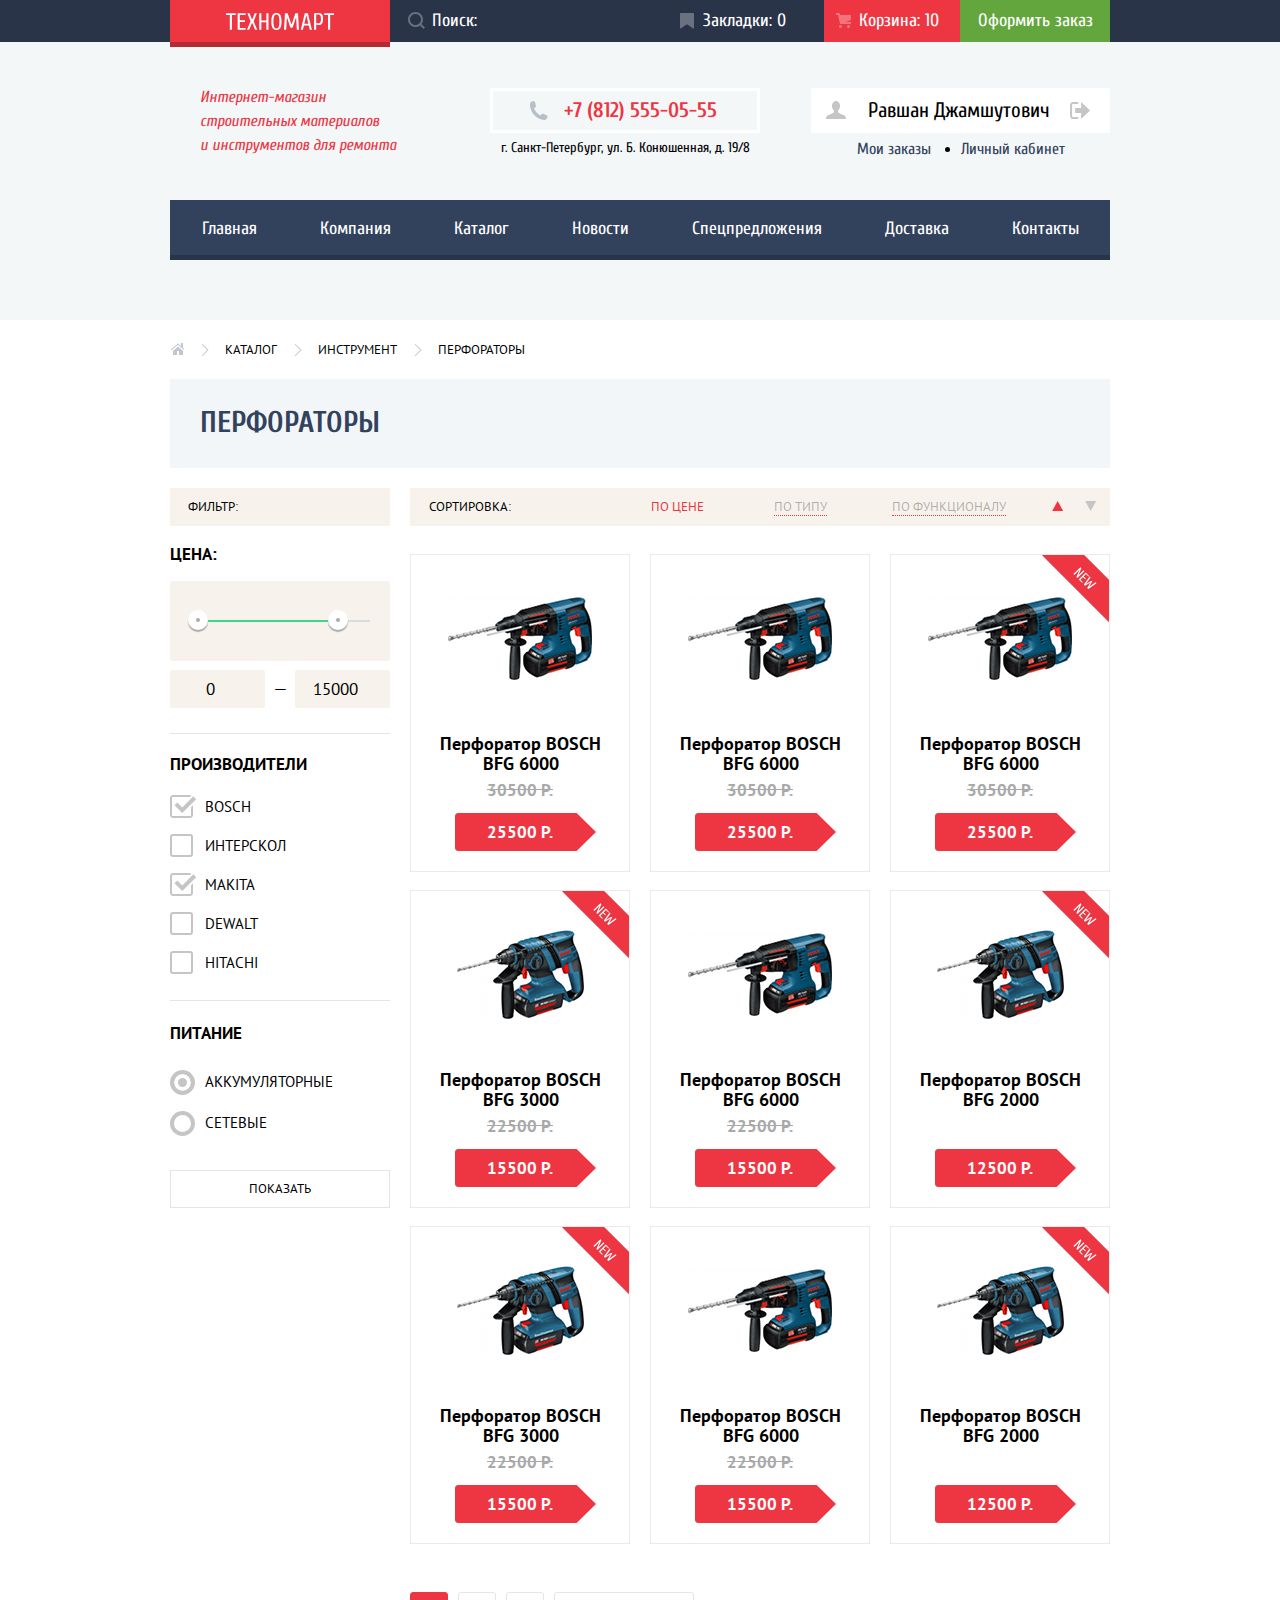
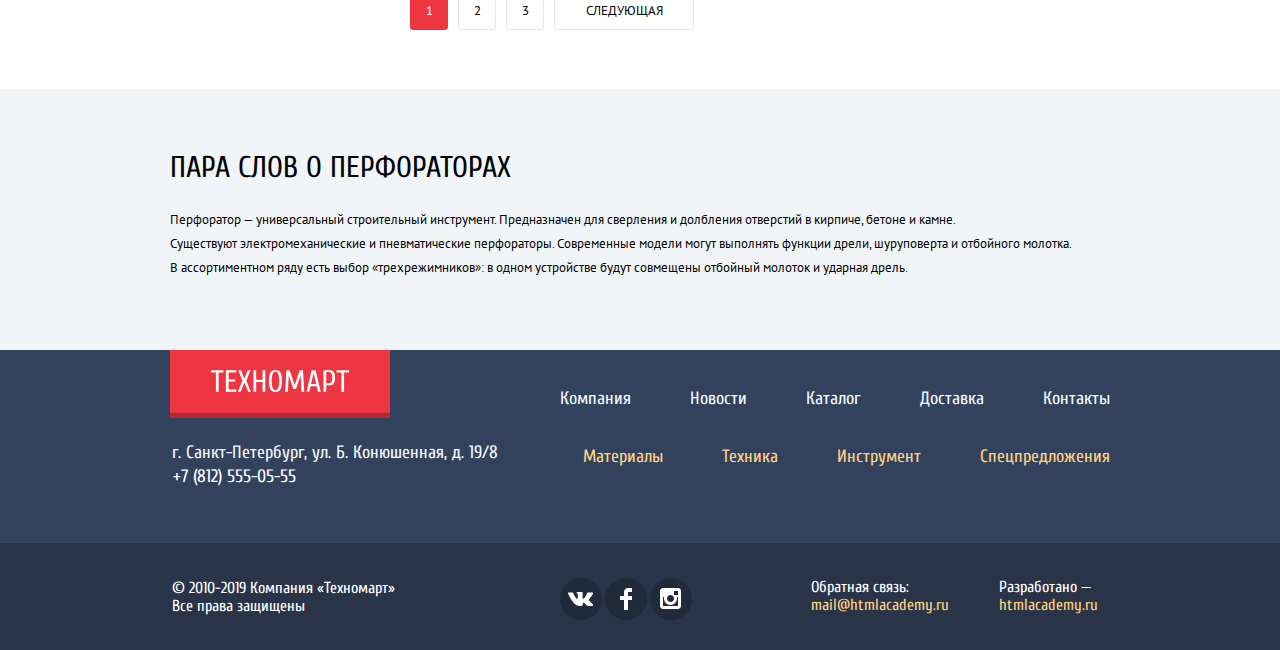
<file: inner.html>
<!DOCTYPE html>
<html lang="ru">
    <head>
        <link rel="stylesheet" href="css/normalize.css">
        <link href="https://fonts.googleapis.com/css2?family=Cuprum:ital,wght@0,400;0,700;1,400&family=PT+Sans:wght@400;700&display=swap" rel="stylesheet">
        <link rel="stylesheet" href="css/styles.css">
        <meta charset="utf-8">
        <title>Перфораторы</title>
    </head>
    <body>
        <header class="header">
            <div class="header-line">
              <div class="header-top container">
                <a class="logo-technomart active-logo" href="index.html">
                  <span class="visually-hidden">Техномарт</span>
                  <img src="img/icons/logo-technomart.svg" alt="Техномарт" width="108" height="18">
                </a>
                <form action="https://echo.htmlacademy.ru" method="GET">
                  <label for="search" class="visually-hidden">Поиск</label>
                  <input class="search" type="search" id="search" placeholder="Поиск:" name="search">
                </form>
                <div class="header-top-links">
                  <a href="#" class="header-bookmarks header-top-link">Закладки: 0</a>
                  <a href="#" class="header-cart header-top-link cart-active">Корзина: 10</a>
                  <a href="#" class="header-order header-top-link">Оформить заказ</a>
                </div>
              </div>
            </div>
            <div class="header-middle container">
              <p class="header-desc">Интернет-магазин строительных материалов<br> и инструментов для ремонта</p>
              <div class="header-contacts-inner">
                <a href="tel:+78125550555" class="header-phone">+7 (812) 555-05-55</a>
                <address class="header-address">г. Санкт-Петербург, ул. Б. Конюшенная, д. 19/8</address>
              </div>
              <div class="profile-actions">
                <div class="profile-wrapper">
                    <a href="#" class="profile">
                        <svg class="profile-icon" xmlns="http://www.w3.org/2000/svg" width="20" height="18" viewBox="0 0 20 18"><path fill="#c5c5c5" d="M17.881 14.166c-2.144-.735-4.256-1.666-5.207-2.39-.657-.501-.77-1.618-.517-2.415 1.118-.903 1.864-2.477 1.864-4.278C14.021 2.276 12.221 0 10 0S5.979 2.276 5.979 5.083c0 1.801.746 3.374 1.863 4.277.253.798.141 1.915-.517 2.416-.95.724-3.063 1.654-5.207 2.39S0 18 0 18h20s.025-3.099-2.119-3.834z"/></svg>
                        Равшан Джамшутович
                    </a>
                    <button type="button" class="log-out-button">
                        <svg class="logout-icon" xmlns="http://www.w3.org/2000/svg" width="21" height="17" viewBox="0 0 21 17"><g fill="#c5c5c5"><path fill="#c5c5c5" d="M21 8.5L12.125 0v6h-6v5h6v6z"/><path fill="#c5c5c5" d="M3.106 13.952V3.048c.018-.376.171-1.057 1.01-1.057h5.027V0H4.116C1.938 0 1.112 1.81 1.087 3.027v10.946C1.112 15.189 1.938 17 4.116 17h5.027v-1.99H4.116c-.839 0-.992-.683-1.01-1.058z"/></g></svg>
                        <span class="visually-hidden">Выйти из аккаунта</span>
                    </button>
                </div>
                <ul class="account-actions">
                    <li class="account-action"><a href="#" class="account-action-link">Мои заказы</a></li>
                    <li class="account-action"><a href="#" class="account-action-link">Личный кабинет</a></li>
                </ul>
              </div>
            </div>
            <div class="header-bottom container">
              <nav class="header-menu-inner">
                <ul class="header-menu-list">
                    <li class="header-menu-item"><a href="index.html" class="header-menu-link">Главная</a></li>
                    <li class="header-menu-item"><a href="#" class="header-menu-link">Компания</a></li>
                    <li class="header-menu-item"><a href="#" class="header-menu-link">Каталог</a></li>
                    <li class="header-menu-item"><a href="#" class="header-menu-link">Новости</a></li>
                    <li class="header-menu-item"><a href="#" class="header-menu-link">Спецпредложения</a></li>
                    <li class="header-menu-item"><a href="#" class="header-menu-link">Доставка</a></li>
                    <li class="header-menu-item"><a href="#" class="header-menu-link">Контакты</a></li>
                </ul>
              </nav>
            </div>
          </header>
        <main>
            <div class="container">
                <!-- Хлебные крошки -->
                <ul class="bread-crumbs">
                    <li class="bread-crumbs-item"><a href="index.html" class="bread-crumbs-link"><span class="visually-hidden">Главная</span></a></li>
                    <li class="bread-crumbs-item"><a href="#" class="bread-crumbs-link">Каталог</a></li>
                    <li class="bread-crumbs-item"><a href="#" class="bread-crumbs-link">Инструмент</a></li>
                    <li class="bread-crumbs-item"><a href="#" class="bread-crumbs-link">Перфораторы</a></li>
                </ul>
                
                <h1 class="perforators-heading">Перфораторы</h1>
                <div class="catalog-wrapper">
                    <!-- Левый Фильтр -->
                    <section class="filter">
                        <h2 class="filter-heading">Фильтр:</h2>
                        <form action="https://echo.htmlacademy.ru/" method="GET">
                            <fieldset class="price-filter-field">
                                <legend class="filter-legend">Цена:</legend>
                                <div class="price-filter">
                                    <div class="range-controls">
                                        <div class="scale">
                                            <div class="bar"></div>
                                        </div>
                                        <button type="button" class="toggle toggle-min" tabindex="0" aria-label="левый ползунок"></button>
                                        <button type="button" class="toggle toggle-max" tabindex="0" aria-label="правый ползунок"></button>                            
                                    </div>
                                    <div class="price-controls">
                                        <label for="min-price" class="visually-hidden">от</label> 
                                        <input class="price-input" id="min-price" type="number" name="min-price" value="0">
                                        <span>—</span>
                                        <label for="max-price" class="visually-hidden">до</label> 
                                        <input class="price-input" id="max-price" type="number" name="max-price" value="15000">
                                          
                                    </div>
                                </div>
                            </fieldset>
                            <fieldset class="manufacturers-filter-field">
                                <legend class="filter-legend">Производители</legend>
                                <p class="filter-item">
                                    <input class="visually-hidden manufacturer-input" type="checkbox" id ="bosch" name="maker" value="bosch" checked>
                                    <span class="manufacturer-checkbox"></span>
                                    <svg class="checked-box" xmlns="http://www.w3.org/2000/svg" width="27" height="23" viewBox="0 0 27 23"><path fill="#c5c5c5" d="M7.285 7.486l-2.829 2.829 7.783 7.783L26.171 4.166l-2.828-2.829-11.104 11.102z"/><path fill="#c5c5c5" d="M21 20c0 .542-.458 1-1 1H3c-.542 0-1-.458-1-1V3c0-.542.458-1 1-1h16.908L21.493.415A2.96 2.96 0 0 0 20 0H3C1.35 0 0 1.35 0 3v17c0 1.65 1.35 3 3 3h17c1.65 0 3-1.35 3-3v-9.829l-2 2V20z"/></svg>
                                    <label for="bosch" class="filter-label"> Bosch </label>
                                </p>
                                <p class="filter-item">
                                    <input class="visually-hidden manufacturer-input" type="checkbox" id ="interscol" name="maker" value="interscol">
                                    <span class="manufacturer-checkbox"></span>
                                    <svg class="checked-box" xmlns="http://www.w3.org/2000/svg" width="27" height="23" viewBox="0 0 27 23"><path fill="#c5c5c5" d="M7.285 7.486l-2.829 2.829 7.783 7.783L26.171 4.166l-2.828-2.829-11.104 11.102z"/><path fill="#c5c5c5" d="M21 20c0 .542-.458 1-1 1H3c-.542 0-1-.458-1-1V3c0-.542.458-1 1-1h16.908L21.493.415A2.96 2.96 0 0 0 20 0H3C1.35 0 0 1.35 0 3v17c0 1.65 1.35 3 3 3h17c1.65 0 3-1.35 3-3v-9.829l-2 2V20z"/></svg>
                                    <label for="interscol" class="filter-label"> Интерскол </label>
                                </p>
                                <p class="filter-item">
                                    <input class="visually-hidden manufacturer-input" type="checkbox" id ="makita" name="maker" value="makita" checked>
                                    <span class="manufacturer-checkbox"></span>
                                    <svg class="checked-box" xmlns="http://www.w3.org/2000/svg" width="27" height="23" viewBox="0 0 27 23"><path fill="#c5c5c5" d="M7.285 7.486l-2.829 2.829 7.783 7.783L26.171 4.166l-2.828-2.829-11.104 11.102z"/><path fill="#c5c5c5" d="M21 20c0 .542-.458 1-1 1H3c-.542 0-1-.458-1-1V3c0-.542.458-1 1-1h16.908L21.493.415A2.96 2.96 0 0 0 20 0H3C1.35 0 0 1.35 0 3v17c0 1.65 1.35 3 3 3h17c1.65 0 3-1.35 3-3v-9.829l-2 2V20z"/></svg>
                                    <label for="makita" class="filter-label"> Makita </label>
                                </p>
                                <p class="filter-item">
                                    <input class="visually-hidden manufacturer-input" type="checkbox" id ="dewalt" name="maker" value="dewalt">
                                    <span class="manufacturer-checkbox"></span>
                                    <svg class="checked-box" xmlns="http://www.w3.org/2000/svg" width="27" height="23" viewBox="0 0 27 23"><path fill="#c5c5c5" d="M7.285 7.486l-2.829 2.829 7.783 7.783L26.171 4.166l-2.828-2.829-11.104 11.102z"/><path fill="#c5c5c5" d="M21 20c0 .542-.458 1-1 1H3c-.542 0-1-.458-1-1V3c0-.542.458-1 1-1h16.908L21.493.415A2.96 2.96 0 0 0 20 0H3C1.35 0 0 1.35 0 3v17c0 1.65 1.35 3 3 3h17c1.65 0 3-1.35 3-3v-9.829l-2 2V20z"/></svg>
                                    <label for="dewalt" class="filter-label">DeWalt</label>
                                </p>
                                <p class="filter-item">
                                    <input class="visually-hidden manufacturer-input" type="checkbox" id ="hitachi" name="maker" value="hitachi">
                                    <span class="manufacturer-checkbox"></span>
                                    <svg class="checked-box" xmlns="http://www.w3.org/2000/svg" width="27" height="23" viewBox="0 0 27 23"><path fill="#c5c5c5" d="M7.285 7.486l-2.829 2.829 7.783 7.783L26.171 4.166l-2.828-2.829-11.104 11.102z"/><path fill="#c5c5c5" d="M21 20c0 .542-.458 1-1 1H3c-.542 0-1-.458-1-1V3c0-.542.458-1 1-1h16.908L21.493.415A2.96 2.96 0 0 0 20 0H3C1.35 0 0 1.35 0 3v17c0 1.65 1.35 3 3 3h17c1.65 0 3-1.35 3-3v-9.829l-2 2V20z"/></svg>
                                    <label for="hitachi" class="filter-label"> Hitachi </label>
                                </p>
                            </fieldset>
                            <fieldset class="power-filter-field">
                                <legend class="filter-legend">Питание</legend>
                                <p class="filter-item">
                                    <input class="visually-hidden power-input" type="radio" name="power" id="battery" value="battery" checked>
                                    <span class="power-checkbox"></span>
                                    <label for="battery" class="filter-label"> Аккумуляторные </label>  
                                </p>
                                <p class="filter-item">
                                    <input class="visually-hidden power-input" type="radio" name="power" id="network" value="network">
                                    <span class="power-checkbox"></span>
                                    <label for="network" class="filter-label"> Сетевые </label>
                                </p>
                            </fieldset>
                            <button type="submit" class="filter-submit">Показать</button>
                        </form>
                    </section>
                    <section>
                        <section class="sort">
                            <!-- Сортировка -->
                            <h3 class="sort-heading">Сортировка:</h3>
                            <ul class="sort-types">
                                <li class="sort-type">
                                    <a href="#" class="sort-type-link sorted-by">По цене</a>
                                </li>
                                <li class="sort-type">
                                    <a href="#" class="sort-type-link">По типу</a>
                                </li>
                                <li class="sort-type">
                                    <a href="#" class="sort-type-link">По функционалу</a>
                                </li>
                            </ul>
                            <ul class="sort-icons">
                                <li class="sort-icon-item">
                                    <a href="#">
                                        <svg class="sort-icon sorted-by-icon" width="12" height="10" viewBox="0 0 12 10" fill="none" xmlns="http://www.w3.org/2000/svg">
                                            <path d="M5.66241 0L11.1624 10L0.162415 10" fill="#C5C5C5"/>
                                            </svg>
                                            
                                    </a>
                                </li>
                                <li class="sort-icon-item">
                                    <a href="#">
                                        <svg class="sort-icon" width="12" height="10" viewBox="0 0 12 10" fill="none" xmlns="http://www.w3.org/2000/svg">
                                        <path d="M5.66241 10L0.162415 0H11.1624" fill="#C5C5C5"/>
                                        </svg>
                                    </a
                                ></li>
                            </ul>
                        </section>
                        <h2 class="visually-hidden">Товары</h2>
                        <ul class="catalog-list">
                            <li class="catalog-item">
                                <article>
                                    <div class="image-wrapper">
                                        <img src="img/catalog/bfg6000.jpg" alt="перфоратор Bosch BFG 6000" width="144" height="128">
                                    </div>
                                        <a href="#" class="catalog-item-link">
                                        <h3 class="product-name">Перфоратор BOSCH BFG 6000</h3>
                                        <div class="old-price">30500 Р.</div>
                                        <div class="current-price">25500 Р.</div>
                                    </a>
                                    <div class="product-actions">
                                        <a href="#" class="to-buy-button">Купить</a>
                                        <a href="#" class="to-bookmarks-button">В закладки</a>
                                    </div>
                                </article>
                            </li>
                            <li class="catalog-item">
                                <article>
                                    <div class="image-wrapper">
                                        <img src="img/catalog/bfg6000.jpg" alt="перфоратор Bosch BFG 6000" width="144" height="128">
                                    </div>
                                        <a href="#" class="catalog-item-link">
                                        <h3 class="product-name">Перфоратор BOSCH BFG 6000</h3>
                                        <div class="old-price">30500 Р.</div>
                                        <div class="current-price">25500 Р.</div>
                                    </a>
                                    <div class="product-actions">
                                        <a href="#" class="to-buy-button">Купить</a>
                                        <a href="#" class="to-bookmarks-button">В закладки</a>
                                    </div>
                                </article>
                            </li>
                            <li class="catalog-item new">
                                <article>
                                    <div class="image-wrapper">
                                        <img src="img/catalog/bfg6000.jpg" alt="перфоратор Bosch BFG 6000" width="144" height="128">
                                    </div>
                                        <a href="#" class="catalog-item-link">
                                        <h3 class="product-name">Перфоратор BOSCH BFG 6000</h3>
                                        <div class="old-price">30500 Р.</div>
                                        <div class="current-price">25500 Р.</div>
                                    </a>
                                    <div class="product-actions">
                                        <a href="#" class="to-buy-button">Купить</a>
                                        <a href="#" class="to-bookmarks-button">В закладки</a>
                                    </div>
                                </article>
                            </li>
                            <li class="catalog-item new">
                                <article>
                                    <div class="image-wrapper">
                                        <img src="img/catalog/bfg3000.jpg" alt="перфоратор Bosch BFG 3000" width="127" height="112">
                                    </div>
                                        <a href="#" class="catalog-item-link">
                                        <h3 class="product-name">Перфоратор BOSCH BFG 3000</h3>
                                        <div class="old-price">22500 Р.</div>
                                        <div class="current-price">15500 Р.</div>
                                    </a>
                                    <div class="product-actions">
                                        <a href="#" class="to-buy-button">Купить</a>
                                        <a href="#" class="to-bookmarks-button">В закладки</a>
                                    </div>
                                </article>
                            </li>
                            <li class="catalog-item">
                                <article>
                                    <div class="image-wrapper">
                                        <img src="img/catalog/bfg6000.jpg" alt="перфоратор Bosch BFG 6000" width="144" height="128">
                                    </div>
                                        <a href="#" class="catalog-item-link">
                                        <h3 class="product-name">Перфоратор BOSCH BFG 6000</h3>
                                        <div class="old-price">22500 Р.</div>
                                        <div class="current-price">15500 Р.</div>
                                    </a>
                                    <div class="product-actions">
                                        <a href="#" class="to-buy-button">Купить</a>
                                        <a href="#" class="to-bookmarks-button">В закладки</a>
                                    </div>
                                </article>
                            </li>
                            <li class="catalog-item new">
                                <article>
                                    <div class="image-wrapper">
                                        <img src="img/catalog/bfg2000.jpg" alt="перфоратор Bosch BFG 2000" width="127" height="112">
                                    </div>
                                        <a href="#" class="catalog-item-link">
                                        <h3 class="product-name">Перфоратор BOSCH BFG 2000</h3>
                                        <div class="current-price">12500 Р.</div>
                                    </a>
                                    <div class="product-actions">
                                        <a href="#" class="to-buy-button">Купить</a>
                                        <a href="#" class="to-bookmarks-button">В закладки</a>
                                    </div>
                                </article>
                            </li>
                            <li class="catalog-item new">
                                <article>
                                    <div class="image-wrapper">
                                        <img src="img/catalog/bfg3000.jpg" alt="перфоратор Bosch BFG 3000" width="127" height="112">
                                    </div>
                                        <a href="#" class="catalog-item-link">
                                        <h3 class="product-name">Перфоратор BOSCH BFG 3000</h3>
                                        <div class="old-price">22500 Р.</div>
                                        <div class="current-price">15500 Р.</div>
                                    </a>
                                    <div class="product-actions">
                                        <a href="#" class="to-buy-button">Купить</a>
                                        <a href="#" class="to-bookmarks-button">В закладки</a>
                                    </div>
                                </article>
                            </li>
                            <li class="catalog-item">
                                <article>
                                    <div class="image-wrapper">
                                        <img src="img/catalog/bfg6000.jpg" alt="перфоратор Bosch BFG 6000" width="144" height="128">
                                    </div>
                                        <a href="#" class="catalog-item-link">
                                        <h3 class="product-name">Перфоратор BOSCH BFG 6000</h3>
                                        <div class="old-price">22500 Р.</div>
                                        <div class="current-price">15500 Р.</div>
                                    </a>
                                    <div class="product-actions">
                                        <a href="#" class="to-buy-button">Купить</a>
                                        <a href="#" class="to-bookmarks-button">В закладки</a>
                                    </div>
                                </article>
                            </li>
                            <li class="catalog-item new">
                                <article>
                                    <div class="image-wrapper">
                                        <img src="img/catalog/bfg2000.jpg" alt="перфоратор Bosch BFG 2000" width="127" height="112">
                                    </div>
                                        <a href="#" class="catalog-item-link">
                                        <h3 class="product-name">Перфоратор BOSCH BFG 2000</h3>
                                        <div class="current-price">12500 Р.</div>
                                    </a>
                                    <div class="product-actions">
                                        <a href="#" class="to-buy-button">Купить</a>
                                        <a href="#" class="to-bookmarks-button">В закладки</a>
                                    </div>
                                </article>
                            </li>
                        </ul>

                        <!-- Пагинация -->
                        <ul class="catalog-pagination">
                            <li class="pagination-item"><a href="#1" class="page-link current-page">1</a></li>
                            <li class="pagination-item"><a href="#2" class="page-link">2</a></li>
                            <li class="pagination-item"><a href="#3" class="page-link">3</a></li>
                            <li class="pagination-item"><a href="#next" class="page-link next-page">Следующая</a></li>
                        </ul>
                    </section>
                </div>
            </div>
            <section class="about-perforators">
                <div class="container">
                    <h2 class="about-perforators-heading">Пара слов о перфораторах</h2>
                    <p class="about-perforators-desc">
                        Перфоратор — универсальный строительный инструмент. Предназначен для сверления и долбления отверстий в кирпиче, бетоне и камне. <br>
                        Существуют электромеханические и пневматические перфораторы. Современные модели могут выполнять функции дрели, шуруповерта и отбойного молотка. 
                        В ассортиментном ряду есть выбор «трехрежимников»: в одном устройстве будут совмещены отбойный молоток и ударная дрель.
                    </p>
                </div>
            </section>
        </main>
        
        <footer class="footer">
            <div class="footer-top container">
                <a class="logo-technomart active-logo" href="#">
                    <span class="visually-hidden">Техномарт</span>
                    <img src="img/icons/logo-technomart.svg" alt="Техномарт" width="138" height="23">
                </a>
                <ul class="footer-top-nav">
                    <li><a class="footer-link" href="#">Компания</a></li>
                    <li><a class="footer-link" href="#">Новости</a></li>
                    <li><a class="footer-link" href="inner.html">Каталог</a></li>
                    <li><a class="footer-link" href="#">Доставка</a></li>
                    <li><a class="footer-link" href="#">Контакты</a></li>
                </ul>
            </div>
            <div class="footer-middle container">
                <section class="footer-contacts">
                    <address class="footer-address">г. Санкт-Петербург, ул. Б. Конюшенная, д. 19/8</address>
                    <a class="footer-tel" href="tel:78125550555">+7 (812) 555-05-55</a>
                </section>
                <ul class="footer-middle-nav">
                    <li><a class="footer-link" href="#">Материалы</a></li>
                    <li><a class="footer-link" href="#">Техника</a></li>
                    <li><a class="footer-link" href="#">Инструмент</a></li>
                    <li><a class="footer-link" href="#">Спецпредложения</a></li>
                </ul>
            </div>
            <div class="footer-bottom">
                <div class="container">
                    <p class="copyright">
                        &copy; 2010-2019 Компания «Техномарт»
                        Все права защищены
                    </p>
                    <ul class="footer-socials">
                        <li><a class="footer-social vk" href="#" aria-label="Вконтакте"></a></li>
                        <li><a class="footer-social fb" href="#" aria-label="Facebook"></a></li>
                        <li><a class="footer-social instagram" href="#" aria-label="Instagram"></a></li>
                    </ul>
                    <span class="footer-mail">
                            Обратная связь:
                            <a class="footer-bottom-contact footer-link" href="mailto:mail@htmlacademy.ru">mail@htmlacademy.ru</a>
                    </span>
                    <span class="footer-developer">
                            Разработано —
                            <a class="footer-bottom-contact footer-link" href="https://htmlacademy.ru/intensive/htmlcss">htmlacademy.ru</a>
                    </span>
                </div>
            </div>
        </footer>
      
        <!-- Модальное окно -->
        <div class="added-to-cart popup modal">
            <button class="close-button" type="button"><span class="visually-hidden">Закрыть окно</span></button>
            <span>Товар добавлен в корзину!</span>
            <div class="cart-actions">
                <a href="#" class="group-button">Оформить заказ</a>
                <button class="group-button resume-shopping" type="button">Продолжить покупки</button>
            </div>
        </div>

    <script src="js/inner/script.js"></script>
    </body>
</html>
</file>
<file: css/styles.css>
:root {
	--basic-red: #ee3643;
	--special-red: #ba2732;
	--dark-red: #b52933;
	--red-darker: #8e1d26;

	--special-yellowlight: #ffd180;
	--special-yellow: #ffbf47;
	--special-yellow-dark: #ffc047;

	--basic-green: #63a63e;
	--special-green: #8ed78f;
	--light-green: #5fbb2d;
	--scale-green: #3ed492;
	--dark-green: #367315;
	--military-green: #518534;

	--basic-greylight: #c5c5c5;
	--shadow-white: #f4f4f4;
	--border-white: #eaeaea;
	--white: #ffffff;
	--cream-white: #f3f7f9;
	--cream-white-2: #f2f6f8;
	--basic-cream: #f7f3ec;
	--light-grey: #f3f7f8;
	--special-grey: #e5e5e5;
	--special-biege: #f9f5f0;
	--grey-toggle: #ababab;
	--grey-box: #b5b5b5;
	--grey: #a9a9a9;
	--scale-grey: #d7dcde;
	--blue-grey: #f1f5f7;

	--special-pink: #dc91d8;

	--special-blue: #3bbce3;
	--fill-navy: #3d546f;
	--basic-navy: #32425c;
	--dark-navy: #293449;
	--shadow-navy: #405069;
	--deep-navy: #1d2739;
	--dark-navy-deeper: #161d29;
	--navy-black: #212a3a;
	--shadow-lightgrey: rgba(255, 255, 255, 0.5);
	--lightshadow-lightgrey: rgba(255, 255, 255, 0.3);
	--dark-grey-transparent: rgba(169, 169, 169, 0.3);
	--brown-grey-transparent: rgba(197, 197, 197, 0.3);
	--black-transparent: rgba(0, 0, 0, 0.3);
	--shadow-grey: rgba(0, 0, 0, 0.15);

	--black: #000000;
}

body {
	min-width: 940px;
	margin: 0;
	padding: 0;
	font-family: 'Cuprum', 'Arial', sans-serif;
	font-size: 18px;
	background-color: var(--white);
	line-height: 24px;
	min-height: 100%;
	display: grid;
	grid-template-rows: min-content 1fr min-content;
}

img {
	max-width: 100%;
	height: auto;
}

/* === Basic Wrapper === */

.container {
	width: 100%;
	max-width: 940px;
	margin: 0 auto;
}
/* === / Basic Wrapper === */

/* === Visually Hidden Objects === */

.visually-hidden {
	position: absolute;
	width: 1px;
	height: 1px;
	margin: -1px;
	border: 0;
	padding: 0;
	clip: rect(0 0 0 0);
	overflow: hidden;
}

/* === / Visually Hidden Objects === */

/* === New Label === */

.new {
	position: relative;
}

.new::after {
	content: '';
	position: absolute;
	background-image: url('../img/icons/new.svg');
	width: 70px;
	height: 70px;
	top: 0;
	right: 0;
	z-index: 50;
}

/* === / New Label === */

/* === Modal Windows === */

.added-to-cart,
.contact-form-window,
.big-map {
	display: none;
}

.modal {
	position: fixed;
	top: 0;
	right: 0;
	bottom: 0;
	left: 0;
	margin: auto;
}

.modal-show {
	display: block;
	animation: zoom 0.4s;
}

.modal-close {
	animation: zoom-out 0.4s;
}

.modal-error {
	animation: shake 0.6s;
}

/* === / Modal Windows === */

/* === Header === */

.header {
	background-color: var(--light-grey);
	min-height: 320px;
}
.header-line {
	width: 100%;
	background-color: var(--dark-navy);
	min-height: 42px;
}

.header-top {
	display: flex;
	flex-wrap: wrap;
	justify-content: space-between;
}

.logo-technomart {
	box-sizing: border-box;
	min-width: 220px;
	padding-top: 13px;
	padding-right: 56px;
	padding-bottom: 9px;
	padding-left: 56px;
	line-height: 17px;
	background-color: var(--basic-red);
	text-decoration: none;
	position: relative;
}

.logo-technomart::after {
	content: '';
	position: absolute;
	bottom: -5px;
	width: 100%;
	height: 5px;
	background-color: var(--dark-red);
	left: 0;
}

.active-logo:active {
	background-color: var(--special-red);
}

.active-logo.logo-technomart:active::after {
	background-color: var(--red-darker);
}

.search {
	position: relative;
	line-height: 42px;
	width: 270px;
	min-height: 42px;
	border: none;
	background: none;
	align-self: flex-start;
	color: var(--white);
	font-size: 18px;
	padding: 0;
	padding-left: 42px;
	background: url('../img/icons/icon-search-calm.svg') no-repeat;
	background-position: 7% 48%;
}

.search::placeholder {
	font-family: inherit;
	color: var(--white);
}

.search:hover {
	background-image: url('../img/icons/icon-search.svg');
}

.search:focus {
	background-color: var(--white);
	color: var(--black);
	background-image: url('../img/icons/icon-search-focus.svg');
}

.search:focus::placeholder {
	color: var(--black);
}

.header-top-links {
	min-height: 100%;
	margin-left: auto;
	display: flex;
	width: 450px;
	justify-content: flex-end;
}
.header-top-link {
	display: inline-block;
	vertical-align: top;
	box-sizing: border-box;
	text-decoration: none;
	color: var(--white);
	position: relative;
	width: 150px;
	min-height: 100%;
	line-height: 42px;
	font-size: 18px;
	flex-grow: 1;
}

.header-bookmarks {
	padding-left: 43px;
}

.header-cart {
	padding-left: 49px;
	flex-grow: 0;
}

.cart-active {
	background-color: var(--basic-red);
	width: 136px;
	padding-left: 35px;
}

.header-order {
	background-color: var(--basic-green);
	text-align: center;
	box-sizing: border-box;
	flex-grow: 0;
}

.header-bookmarks::before,
.header-cart::before {
	content: '';
	position: absolute;
	background-size: cover;
	opacity: 0.3;
	top: 13px;
}

.header-bookmarks::before {
	background: url('../img/icons/icon-bookmark.svg') no-repeat;
	height: 16px;
	width: 14px;
	left: 20px;
}

.header-cart::before {
	background: url('../img/icons/icon-cart.svg') no-repeat;
	height: 15px;
	width: 15px;
	left: 26px;
}

.cart-active.header-cart::before {
	left: 12px;
}

.header-bookmarks:hover::before,
.header-cart:hover::before {
	opacity: 1;
}

.header-order:hover {
	background-color: var(--light-green);
}

.header-bookmarks:active,
.header-cart:active {
	background-color: var(--dark-navy-deeper);
}

.cart-active:active {
	background-color: var(--special-red);
}

.header-bookmarks:active::before,
.header-cart:active::before {
	opacity: 0.3;
}

.header-order:active {
	background-color: var(--basic-green);
}

.header-top-link:active {
	color: var(--shadow-lightgrey);
}

.header-middle {
	display: flex;
	flex-wrap: wrap;
	justify-content: space-between;
	margin-top: 43px;
	align-items: flex-start;
}

.header-desc {
	font-size: 16px;
	line-height: 24px;
	color: var(--basic-red);
	width: 200px;
	font-style: italic;
	margin: 0 0 0 30px;
}

.header-contacts {
	margin-top: 3px;
	padding-left: 17px;
}

.header-contacts-inner {
	margin-top: 3px;
	padding-left: 17px;
	margin-left: 17px;
}

.header-phone {
	position: relative;
	margin: 0 auto;
	margin-left: 4px;
	display: block;
	text-decoration: none;
	min-width: 270px;
	min-height: 45px;
	box-sizing: border-box;
	border: 3px solid var(--white);
	padding-top: 7px;
	padding-left: 71px;
	color: var(--basic-red);
	font-size: 21px;
	font-weight: bold;
}

.header-phone::before {
	content: '';
	position: absolute;
	top: 10px;
	left: 36px;
	height: 19px;
	width: 19px;
	background: url('../img/icons/icon-phone.svg') no-repeat;
	background-size: cover;
}

.header-address {
	font-size: 14px;
	text-align: center;
	margin-top: 3px;
	font-style: normal;
	padding: 0;
	padding-left: 5px;
}

.header-log-buttons {
	margin-top: 3px;
}

.header-enter,
.header-registration {
	display: inline-block;
	vertical-align: top;
	text-decoration: none;
	min-height: 45px;
	line-height: 45px;
	background-color: var(--white);
	color: var(--black);
	font-size: 21px;
	box-sizing: border-box;
}

.header-enter:hover,
.header-registration:hover {
	color: var(--basic-red);
}

.header-enter {
	padding: 0 27px 0 45px;
	position: relative;
	width: 121px;
}

.header-registration {
	margin-left: 5px;
	padding: 0 24px;
	width: 150px;
}

.header-enter::before {
	content: '';
	position: absolute;
	top: 14px;
	left: 18px;
	height: 17px;
	width: 20px;
	background: url('../img/icons/icon-login.svg') no-repeat;
	background-size: cover;
}

.header-enter:hover::before {
	background: url('../img/icons/icon-login-hover.svg') no-repeat;
}

.header-enter:active,
.header-registration:active {
	color: var(--basic-greylight);
}
.header-enter:active::before {
	background: url('../img/icons/icon-login.svg') no-repeat;
}

.header-bottom {
	margin-top: 40px;
}

.header-menu-inner {
	margin-top: -5px;
}


.header-menu-list {
	margin: 0;
	display: flex;
	flex-wrap: wrap;
	list-style: none;
	padding: 0;
	width: 940px;
}

.header-menu-item {
	flex-grow: 1;
}

.header-menu-link {
	display: block;
	text-decoration: none;
	text-align: center;
	color: var(--white);
	background-color: var(--basic-navy);
	box-shadow: inset 0px -5px 0px var(--dark-navy);
	min-height: 60px;
	font-size: 18px;
	padding-top: 17px;
	box-sizing: border-box;
}


.header-menu-link:hover {
	background-color: var(--dark-navy);
}

.header-menu-link:active {
	background-color: var(--deep-navy);
	color: var(--shadow-lightgrey);
}

/* === / Header === */

/* === Benefits === */

.benefits {
	margin-top: 59px;
}

.benefits-list {
	display: grid;
	list-style: none;
	padding: 0;
	margin: 0;
	gap: 20px;
	grid-template-columns: 300px 300px 300px;
	grid-template-rows: 123px 123px 123px;
}

.benefit-item {
	font-size: 24px;
	line-height: 30px;
	color: var(--white);
	font-weight: bold;
	padding-left: 23px;
	padding-top: 20px;
	background-repeat: no-repeat;
	min-width: 300px;
	min-height: 123px;
	box-sizing: border-box;
}

.benefit-button {
	display: block;
	width: 135px;
	text-transform: uppercase;
	text-decoration: none;
	color: var(--white);
	background-color: var(--lightshadow-lightgrey);
	margin-top: 14px;
	font-size: 14px;
	line-height: 18px;
	text-align: center;
	font-weight: normal;
	padding-top: 10px;
	padding-bottom: 10px;
}

.benefit-button:hover {
	background-color: var(--brown-grey-transparent);
}

.benefit-button:active {
	background-color: var(--dark-grey-transparent);
}

.benefit-materials {
	background-color: var(--special-yellow);
	background-image: url('../img/icons/icon-1.svg');
	background-position: 213px 31px;
}

.benefit-tools {
	background-color: var(--special-blue);
	background-image: url('../img/icons/icon-2.svg');
	background-size: 75px auto;
	background-position: 194px 34px;
	padding-left: 22px;
}

.benefit-technic {
	background-color: var(--special-pink);
	background-image: url('../img/icons/icon-3.svg');
	background-position: 191px 31px;
	padding-left: 22px;
}

.benefit-sale {
	background-color: var(--special-green);
	background-image: url('../img/icons/icon-4.svg');
	background-position: 196px 26px;
}

.benefit-sale .benefit-button {
	margin-top: 12px;
}

.benefit-delivery {
	background-color: var(--special-yellow-dark);
	background-image: url('../img/icons/icon-5.svg');
	background-position: 191px 32px;
	padding-left: 22px;
}

.benefit-delivery .benefit-button {
	margin-top: 13px;
}

.slider {
	grid-column-start: 1;
	grid-column-end: 3;
	grid-row-start: 2;
	grid-row-end: 4;
	position: relative;
	box-sizing: border-box;
	padding-top: 23px;
	padding-left: 24px;
	background-repeat: no-repeat;
}

.slider-list {
	margin: 0;
	padding: 0;
	list-style: none;
}

.slider-heading {
	font-size: 36px;
	line-height: 36px;
	text-transform: uppercase;
	margin: 0;
	padding: 0;
}

.slider-desc {
	font-size: 18px;
	line-height: 24px;
	margin-top: 5px;
	font-weight: normal;
}

.slider-1 {
	background-image: url('../img/design/slide-perforators.jpg');
}

.slider-2 {
	background-image: url('../img/design/slide-drills.jpg');
}

.slide {
	display: none;
}

.slide-current {
	display: block;
}

.slider-controls {
	position: absolute;
	top: 123px;
	left: 24px;
	width: 576px;
	display: flex;
	justify-content: space-between;
}

.slider-bullets {
	position: absolute;
	top: 220px;
	left: 295px;
	width: 30px;
	display: flex;
	justify-content: space-between;
}

.slider-switch {
	padding: 0;
	box-sizing: border-box;
	width: 10px;
	height: 10px;
	background-color: var(--white);
	border: 2px solid var(--white);
	border-radius: 50%;
	cursor: pointer;
}

.switch-active {
	background-color: var(--basic-red);
}

.slider-button {
	width: 192px;
	margin-top: 113px;
}

.left-control,
.right-control {
	width: 22px;
	height: 40px;
	background-color: transparent;
	border: 0;
	background-image: url('../img/icons/icon-right.svg');
	background-size: cover;
	cursor: pointer;
}

.left-control {
	transform: rotate(180deg);
}

/* === / Benefits === */

/* === Popular Groups === */

.popular-goods {
	margin-top: 59px;
}

.popular-group {
	background-color: var(--special-biege);
	display: flex;
	flex-wrap: wrap;
	justify-content: space-between;
	align-items: center;
	min-height: 89px;
}

.popular-group-heading {
	font-size: 30px;
	line-height: 30px;
	text-transform: uppercase;
	margin-bottom: 29px;
	margin-left: 28px;
	margin-top: 30px;
	color: var(--basic-navy);
	font-weight: normal;
}

.group-button {
	display: block;
	font-family: 'Cuprum', 'Arial', sans-serif;
	background-color: var(--basic-red);
	text-decoration: none;
	color: var(--white);
	min-width: 192px;
	font-size: 14px;
	line-height: 18px;
	padding-top: 11px;
	padding-bottom: 9px;
	text-align: center;
	text-transform: uppercase;
	margin-right: 14px;
	margin-bottom: 2px;
}

.button-manufacturers {
	margin-right: 19px;
}

.group-button:active {
	background-color: var(--special-red);
}

.popular-goods-list {
	list-style: none;
	padding: 0;
	margin: 0;
	display: flex;
	flex-wrap: wrap;
	justify-content: space-between;
	margin-top: 20px;
}

.popular-manufacturers {
	margin-top: 70px;
	margin-bottom: 70px;
}

.popular-manufacturers-list {
	list-style: none;
	padding: 0;
	margin: 0;
	display: grid;
	gap: 20px;
	grid-template-columns: 220px 220px 220px 220px;
	grid-template-rows: 145px 145px;
	margin-top: 20px;
}

.manufacturer {
	min-width: 220px;
	min-height: 145px;
	display: flex;
	justify-content: center;
	align-items: center;
	box-sizing: border-box;
	border: 1px solid var(--border-white);
}

.manufacturer:hover {
	box-shadow: 0px 4px 20px var(--shadow-grey);
}

.manufacturer:active {
	box-shadow: 0px 4px 20px var(--shadow-grey);
	opacity: 0.5;
}

/* === / Popular Groups === */

/* === Services === */

.services {
	background-color: var(--blue-grey);
	padding-top: 65px;
}

.services-desc {
	margin-top: 25px;
	width: 400px;
	font-family: 'PT Sans', 'Arial', sans-serif;
	font-size: 13px;
	line-height: 24px;
	margin-bottom: 70px;
}

.services-wrapper {
	display: flex;
}

.services-heading {
	font-weight: normal;
	font-size: 30px;
	line-height: 30px;
	text-transform: uppercase;
	margin: 0;
}

.services-controls {
	position: relative;
	list-style: none;
	margin: 0;
	padding: 0;
	width: 240px;
	margin-bottom: 98px;
}

.service-control {
	box-sizing: border-box;
	border: none;
	padding-left: 22px;
	padding-top: 14px;
	padding-bottom: 18px;
	width: 240px;
	text-align: left;
	background-color: var(--basic-navy);
	color: var(--white);
	font-size: 21px;
	line-height: 30px;
	box-shadow: 0px 1px 0px var(--dark-navy), inset 0px 1px 0px var(--shadow-navy);
	cursor: pointer;
}

.services-controls::after {
	position: absolute;
	content: '';
	z-index: 20;
	width: 10px;
	height: 279px;
	right: 0;
	top: -49px;
	background-image: url('../img/design/shadow-service.png');
	background-size: cover;
	background-repeat: no-repeat;
}

.current-service-control {
	background-color: var(--white);
	color: var(--basic-navy);
	box-shadow: 0px 1px 0px var(--white);
}

.services-list {
	width: 630px;
	list-style: none;
	padding: 0;
	margin: 0;
	margin-left: 80px;
}

.service-heading {
	font-size: 30px;
	line-height: 30px;
	text-transform: uppercase;
	margin: 0;
	margin-top: -2px;
	color: var(--basic-navy);
}

.service-desc {
	font-family: 'PT Sans', 'Arial', sans-serif;
	font-size: 13px;
	line-height: 24px;
	width: 280px;
	margin-top: 30px;
}

.delivery,
.guarantee,
.credit {
	position: relative;
}

.delivery::after {
	content: '';
	position: absolute;
	background-image: url('../img/design/transfer.png');
	background-repeat: no-repeat;
	width: 468px;
	height: 261px;
	top: 21px;
	right: 1px;
}

.guarantee .service-desc {
	margin-top: 24px;
	width: 312px;
}

.guarantee::after {
	content: '';
	position: absolute;
	background-image: url('../img/design/guarantee.png');
	background-repeat: no-repeat;
	width: 468px;
	height: 261px;
	top: -2px;
	right: -87px;
}

.credit .service-desc {
	margin-top: 29px;
	margin-bottom: 0;
}

.credit-button {
	font-family: 'Cuprum', 'Arial', sans-serif;
	display: block;
	width: 195px;
	color: var(--white);
	text-align: center;
	line-height: 38px;
	font-size: 14px;
	text-transform: uppercase;
	background-color: var(--basic-red);
	text-decoration: none;
	border-radius: 3px;
	margin-top: 26px;
}

.credit::after {
	content: '';
	position: absolute;
	background-image: url('../img/design/credit.png');
	background-repeat: no-repeat;
	width: 465px;
	height: 285px;
	top: -1px;
	right: -10px;
}

.service {
	display: none;
}

.service-current {
	display: block;
}

/* === / Services === */

/* === Company Info === */

.company-info {
	font-family: 'PT Sans', 'Arial', sans-serif;
	font-size: 13px;
	line-height: 24px;
	display: flex;
	flex-wrap: wrap;
	justify-content: space-between;
	margin-top: 71px;
	margin-bottom: 70px;
}

.company-desc {
	width: 478px;
}

.contacts {
	width: 300px;
}

.company-desc-heading,
.contacts-heading {
	font-size: 30px;
	font-family: 'Cuprum', 'Arial', sans-serif;
	font-style: normal;
	font-weight: normal;
	line-height: 30px;
	text-transform: uppercase;
	margin-top: 0;
	margin-bottom: 24px;
}

.delivery-desc {
	width: 400px;
	margin-top: 27px;
	margin-bottom: 0;
}

.contacts-offer {
	width: 200px;
	padding: 0;
	margin: 0;
}

.contacts-map {
	display: block;
	margin-top: 32px;
}

.transporters-list {
	list-style: none;
	padding: 0;
	margin: 0;
}

.transporter {
	font-family: 'Cuprum', 'Arial', sans-serif;
	font-weight: normal;
	font-size: 18px;
	line-height: 24px;
	padding-left: 37px;
	margin-bottom: 12px;
	position: relative;
}

.transporter::before {
	content: '';
	position: absolute;
	width: 25px;
	height: 2px;
	background-color: var(--basic-red);
	top: 14px;
	left: 0;
}

.transporter:nth-child(2)::before {
	top: 12px;
}

.transporter:nth-child(3)::before {
	top: 10px;
}

.more-info-button {
	width: 220px;
	margin-bottom: 0;
	margin-top: 20px;
}

.contacts-form-button {
	min-width: 100%;
	margin-bottom: 0;
	margin-top: 17px;
}

/* === / Company Info === */

/* === Footer === */

.footer {
	background-color: var(--basic-navy);
	color: var(--white);
}

.footer-top,
.footer-middle,
.footer-bottom .container {
	display: flex;
	flex-wrap: wrap;
}

.footer-link {
	text-decoration: none;
	color: inherit;
}

.footer-link:hover {
	text-decoration: underline;
}

.footer-link:active {
	opacity: 0.5;
	text-decoration: none;
}

.footer-top-nav,
.footer-middle-nav,
.footer-socials {
	list-style: none;
	padding: 0;
	margin: 0;
	display: flex;
	flex-wrap: wrap;
}

.footer-top {
	justify-content: space-between;
}

.footer-top .logo-technomart {
	height: 63px;
	padding-top: 20px;
	padding-right: 41px;
	padding-bottom: 20px;
	padding-left: 41px;
}

.footer-top .footer-link,
.footer-middle .footer-link {
	margin-left: 59px;
}

.footer-top-nav {
	color: var(--cream-white);
	margin-top: 37px;
}

.footer-middle {
	margin-top: 28px;
	justify-content: space-between;
	margin-bottom: 54px;
}

.footer-address {
	color: var(--cream-white);
	font-style: normal;
	padding-left: 2px;
}

.footer-tel {
	padding-left: 3px;
	padding-top: 1px;
}

.footer-middle-nav {
	margin-top: 4px;
}

.footer-middle-nav,
.footer-bottom-contact {
	color: var(--special-yellowlight);
}

.footer-bottom {
	background-color: var(--dark-navy);
	font-size: 16px;
	line-height: 18px;
	padding-top: 35px;
	padding-bottom: 30px;
}

.footer-tel,
.footer-logo,
.footer-social {
	text-decoration: none;
	color: inherit;
}

.copyright {
	width: 227px;
	margin: 0;
	margin-top: 1px;
	margin-left: 2px;
}

.footer-socials {
	margin-left: 161px;
}

.footer-social {
	display: block;
	width: 42px;
	height: 42px;
	background-color: var(--navy-black);
	border-radius: 50%;
	margin-right: 3px;
}

.footer-social:hover {
	background-color: var(--basic-red);
}

.footer-social.vk {
	background-image: url('../img/icons/vk.svg');
	background-repeat: no-repeat;
	background-position: 8px 13px;
}

.footer-social.fb {
	background-image: url('../img/icons/fb.svg');
	background-repeat: no-repeat;
	background-position: 15px 10px;
}

.footer-social.instagram {
	background-image: url('../img/icons/inst.svg');
	background-repeat: no-repeat;
	background-position: 10px 10px;
}

.footer-mail {
	margin-left: 116px;
	width: 137px;
}

.footer-developer {
	margin-left: 51px;
	width: 100px;
}

.footer-bottom-contact:active {
	opacity: 1;
	color: var(--basic-red);
}

/* === / Footer === */

/* === INNER (CATALOG) PAGE === */

.profile-actions {
	box-sizing: border-box;
	width: 299px;
	min-height: 77px;
	margin-top: 3px;
}

.profile-wrapper {
	box-sizing: border-box;
	width: 100%;
	background-color: var(--white);
	min-height: 45px;
	padding-left: 57px;
	padding-top: 12px;
}

.profile {
	position: relative;
	text-decoration: none;
	color: var(--black);
	font-size: 21px;
	line-height: 21px;
}

.account-action-link:hover,
.account-action:hover {
	color: var(--basic-red);
}

.profile:active,
.account-action-link:active,
.account-action:active {
	color: var(--basic-greylight);
}

.profile-icon {
	position: absolute;
	width: 20px;
	height: 18px;
	top: 3px;
	left: -42px;
}

.log-out-button {
	position: relative;
	border: none;
	background-color: transparent;
	width: 20px;
	height: 17px;
	margin-left: 15px;
	cursor: pointer;
}

.logout-icon {
	position: absolute;
	top: 1px;
	left: -1px;
}

.logout-icon:hover path,
.profile:hover .profile-icon path {
	fill: var(--fill-navy);
}

.logout-icon:active path,
.profile:active .profile-icon path {
	fill: var(--basic-greylight);
}

.account-actions {
	width: 100%;
	padding: 0;
	margin: 0;
	display: flex;
	flex-wrap: wrap;
	justify-content: center;
	margin-top: 7px;
}

.account-action:first-child {
	list-style-type: none;
	margin-right: 30px;
}

.account-action {
	font-size: 16px;
	line-height: 18px;
}

.account-action-link {
	text-decoration: none;
	color: var(--basic-navy);
}

.bread-crumbs {
	display: flex;
	flex-wrap: wrap;
	list-style: none;
	padding: 0;
	margin: 0;
	margin-top: 17px;
}

.bread-crumbs-item {
	position: relative;
	margin-right: 41px;
}

.bread-crumbs-item:first-child .bread-crumbs-link {
	display: inline-block;
	vertical-align: baseline;
	width: 14px;
	height: 12px;
	background-image: url('../img/icons/icon-home.svg');
	background-size: cover;
	background-repeat: no-repeat;
	margin-top: 6px;
}

.bread-crumbs-item:not(:last-child)::after {
	content: '';
	position: absolute;
	right: -25px;
	top: 7px;
	width: 8px;
	height: 12px;
	background-image: url('../img/icons/icon-right-small.svg');
}

.bread-crumbs-link {
	text-decoration: none;
	color: var(--black);
	text-transform: uppercase;
	font-size: 13px;
	line-height: 18px;
	font-family: 'PT Sans', 'Arial', sans-serif;
}

.perforators-heading {
	display: block;
	background-color: var(--cream-white-2);
	font-size: 30px;
	line-height: 30px;
	text-transform: uppercase;
	color: var(--basic-navy);
	padding-left: 30px;
	padding-top: 29px;
	padding-bottom: 30px;
	margin-top: 17px;
}

.catalog-wrapper {
	display: flex;
	flex-wrap: wrap;
	justify-content: space-between;
	padding-bottom: 59px;
}

/* === Filter === */

.filter {
	font-family: 'PT Sans', 'Arial', sans-serif;
	text-transform: uppercase;
	color: var(--black);
	box-sizing: border-box;
	width: 220px;
}

.filter-heading {
	padding-top: 10px;
	padding-bottom: 10px;
	padding-left: 18px;
	margin: 0;
	font-size: 13px;
	line-height: 18px;
	display: block;
	background-color: var(--basic-cream);
	font-weight: normal;
}

.filter-legend {
	font-size: 17px;
	line-height: 30px;
	font-weight: bold;
	margin-bottom: 20px;
}

.filter-label {
	font-size: 15px;
	line-height: 19px;
	margin-left: 35px;
	cursor: pointer;
	display: block;
	position: relative;
}

.filter-submit {
	font-size: 13px;
	line-height: 18px;
	font-family: inherit;
	text-transform: uppercase;
	display: flex;
	justify-content: center;
	align-items: center;
	min-height: 38px;
	width: 100%;
	background-color: inherit;
	border: solid 1px var(--special-grey);
	cursor: pointer;
	margin-top: 16px;
}

.filter-item {
	position: relative;
	margin-bottom: 20px;
	margin-top: 0;
}

/* === Price Filter === */

.price-filter-field {
	margin: 0;
	margin-top: 13px;
	padding: 0;
	border: none;
	padding-bottom: 25px;
	border-bottom: solid 1px var(--special-grey);
}

.price-filter-field .filter-legend {
	margin-bottom: 1px;
}

.price-filter {
	width: 220px;
	margin-top: 11px;
}

.price-controls {
	display: flex;
	flex-wrap: wrap;
	align-items: center;
	justify-content: space-between;
}

.range-controls {
	position: relative;
	height: 41px;
	background-color: var(--basic-cream);
	border-radius: 2px;
	margin-bottom: 9px;
	padding-top: 39px;
	padding-right: 20px;
	padding-left: 20px;
	font-size: 16px;
	line-height: 18px;
}

.range-controls .scale {
	height: 2px;
	background-color: var(--scale-grey);
}

.range-controls .bar {
	height: 2px;
	background-color: var(--scale-green);
	width: 80%;
}

.range-controls .toggle {
	box-sizing: content-box;
	display: flex;
	position: absolute;
	top: 29px;
	left: 0;
	width: 4px;
	height: 4px;
	padding: 0;
	border: 8px solid var(--white);
	background-color: var(--grey-toggle);
	border-radius: 50%;
	box-shadow: 0 2px 1px 0 var(--grey-toggle);
	cursor: pointer;
}

.range-controls .toggle-min {
	left: 8%;
}

.range-controls .toggle-max {
	left: 72%;
}

.price-input {
	box-sizing: border-box;
	font-family: 'PT Sans', 'Arial', sans-serif;
	font-size: 17px;
	line-height: 18px;
	width: 95px;
	padding: 10px;
	text-align: center;
	background-color: var(--basic-cream);
	border: none;
	border-radius: 2px;
}

/* === / Price Filter === */

/* === Manufacturers === */

.manufacturers-filter-field {
	margin: 0;
	margin-top: 15px;
	padding: 0;
	border: none;
	padding-bottom: 8px;
	border-bottom: solid 1px var(--special-grey);
}

.manufacturers-filter-field .filter-legend {
	margin-bottom: 18px;
}

.manufacturer-checkbox {
	position: absolute;
	width: 19px;
	height: 19px;
	top: -2px;
	background-color: var(--white);
	border: solid 2px var(--basic-greylight);
	border-radius: 3px;
}

.checked-box {
	position: absolute;
	width: 27px;
	height: 23px;
	top: -2px;
	display: none;
}

.manufacturer-input:checked + .manufacturer-checkbox {
	display: none;
}

.manufacturer-input:checked ~ .checked-box {
	display: block;
}

.manufacturer-input:disabled + .manufacturer-checkbox {
	opacity: 0.3;
	border-color: var(--grey-box);
}

.manufacturer-input:checked:disabled ~ .checked-box path {
	fill: var(--grey-box);
}

.filter-item:hover .manufacturer-input:not(:disabled) + .manufacturer-checkbox {
	border-color: var(--grey-box);
}

.filter-item:hover .manufacturer-input:not(:disabled):checked ~ .checked-box path {
	border-color: var(--grey-box);
	fill: var(--grey-box);
}

/* === / Manufacturers === */

/* === Power Filter === */

.power-filter-field {
	margin: 0;
	margin-top: 17px;
	padding: 0;
	border: none;
}

.power-filter-field .filter-legend {
	margin-bottom: 24px;
}

.power-filter-field .filter-item {
	margin-bottom: 22px;
}

.power-checkbox {
	position: absolute;
	width: 17px;
	height: 17px;
	top: -2px;
	background-color: var(--white);
	border: solid 4px var(--basic-greylight);
	border-radius: 50%;
}

.power-input:checked + .power-checkbox {
	background-color: var(--basic-greylight);
	box-shadow: 0 0 0 4px var(--white) inset;
}

.power-input:disabled + .power-checkbox {
	opacity: 0.3;
	border-color: var(--grey-box);
}

.power-input:checked:disabled + .power-checkbox {
	opacity: 0.3;
	border-color: var(--grey-box);
	background-color: var(--grey-box);
}

.filter-item:hover .power-input:not(:disabled) + .power-checkbox {
	border-color: var(--grey-box);
}

.filter-item:hover .power-input:checked:not(:disabled) + .power-checkbox {
	border-color: var(--grey-box);
	background-color: var(--grey-box);
}

/* === / Power Filter === */

/* === / Filter === */

/* === Catalog Inner === */

/* === Sorting === */

.sort {
	display: flex;
	flex-wrap: wrap;
	font-family: 'PT Sans', 'Arial', sans-serif;
	font-size: 13px;
	line-height: 18px;
	background-color: var(--basic-cream);
	text-transform: uppercase;
	min-height: 38px;
	align-items: center;
	width: 700px;
}

.sort-heading {
	font-size: 13px;
	line-height: 18px;
	font-weight: normal;
	padding: 0;
	margin: 0;
	margin-left: 19px;
	max-width: 150px;
}

.sort-types {
	list-style: none;
	margin: 0;
	padding: 0;
	display: flex;
	flex-wrap: wrap;
	margin-left: 140px;
}

.sort-type-link {
	text-decoration: none;
	color: var(--black-transparent);
	border-bottom: dotted 1px var(--basic-red);
}

.sort-type-link:not(.sorted-by):hover {
	color: var(--black);
	border-bottom-style: solid;
}

.sorted-by {
	color: var(--basic-red);
	border: none;
}

.sorted-by-icon path {
	fill: var(--basic-red);
}

.sort-type:nth-child(2) {
	margin-left: 70px;
}

.sort-type:nth-child(3) {
	margin-left: 65px;
}

.sort-icons {
	list-style: none;
	padding: 0;
	margin: 0;
	display: flex;
	flex-wrap: wrap;
	margin-left: 46px;
}

.sort-icon-item:last-child {
	margin-left: 21px;
}

.sort-icon:not(.sorted-by-icon):hover path {
	fill: var(--black);
}

/* === / Sorting === */

.catalog-list {
	padding: 0;
	list-style: none;
	margin: 0;
	margin-top: 28px;
	display: grid;
	grid-gap: 18px 20px;
	grid-template-columns: auto auto auto;
	grid-template-rows: auto auto auto;
}

/* === Catalog Card === */

.catalog-item {
	position: relative;
	font-family: 'PT Sans', 'Arial', sans-serif;
	border: 1px solid var(--border-white);
	width: 220px;
	min-height: 318px;
	box-sizing: border-box;
	text-align: center;
}

.image-wrapper {
	min-height: 168px;
	display: flex;
	justify-content: center;
	align-items: center;
}

.catalog-item-link {
	text-decoration: none;
	color: var(--black);
	display: flex;
	flex-direction: column;
	min-height: 148px;
}

.product-name {
	font-size: 18px;
	font-weight: bold;
	line-height: 20px;
	width: 185px;
	margin: 0;
	margin-left: 17px;
	margin-top: 11px;
	margin-right: 18px;
}

.old-price {
	font-size: 17px;
	line-height: 18px;
	font-weight: bold;
	text-decoration: line-through;
	color: var(--grey);
	margin-top: 7px;
}

.current-price {
	box-sizing: border-box;
	display: block;
	font-size: 17px;
	line-height: 18px;
	font-weight: bold;
	background-image: url('../img/icons/red-button.svg');
	background-repeat: no-repeat;
	background-size: cover;
	padding-top: 10px;
	padding-right: 7px;
	width: 141px;
	min-height: 38px;
	color: var(--white);
	margin-top: auto;
	margin-left: 44px;
	margin-bottom: 20px;
	text-align: start;
	padding-left: 32px;
}

.product-actions {
	font-family: 'Cuprum', 'Arial', sans-serif;
	font-size: 14px;
	line-height: 18px;
	position: absolute;
	box-sizing: border-box;
	top: 0;
	left: 0;
	min-width: 100%;
	min-height: 168px;
	padding-top: 37px;
	padding-right: 43px;
	padding-left: 40px;
	background-color: var(--white);
	z-index: 10;
	display: none;
}

.catalog-item:hover .product-actions {
	display: block;
}

.catalog-item:hover {
	box-shadow: 0px 4px 20px var(--shadow-grey);
}

.to-buy-button,
.to-bookmarks-button {
	display: block;
	text-decoration: none;
	text-transform: uppercase;
	border-radius: 2px;
	min-height: 38px;
	box-sizing: border-box;
}

.to-buy-button {
	color: var(--white);
	background: var(--basic-green);
	box-shadow: inset 0px -3px 0px var(--dark-green);
	padding: 10px 0;
}

.to-bookmarks-button {
	margin-top: 10px;
	color: var(--basic-navy);
	border: 3px solid var(--basic-green);
	padding-top: 9px;
}

.to-buy-button:hover {
	background-color: var(--light-green);
}

.to-buy-button:active {
	background-color: var(--military-green);
}

.to-bookmarks-button:hover {
	border-color: var(--basic-navy);
}

.to-bookmarks-button:active {
	border-color: var(--basic-navy);
	opacity: 0.5;
}

/* === / Catalog Card === */

/* === Pagination === */

.catalog-pagination {
	list-style-type: none;
	padding: 0;
	margin: 0;
	margin-top: 48px;
	box-sizing: border-box;
	display: flex;
	flex-wrap: wrap;
	width: 284px;
	min-height: 38px;
}

.page-link {
	display: block;
	text-decoration: none;
	text-transform: uppercase;
	min-width: 38px;
	text-align: center;
	padding: 9px 14px;
	font-family: 'PT Sans', 'Arial', sans-serif;
	font-size: 13px;
	line-height: 18px;
	color: var(--black);
	border: 1px solid var(--special-grey);
	border-radius: 3px;
	box-sizing: border-box;
}

.next-page {
	width: 140px;
}

.page-link:not(.current-page):hover {
	border-color: var(--basic-greylight);
}

.page-link:not(.current-page):active {
	border-color: var(--basic-red);
}

.pagination-item:not(:first-child) {
	margin-left: 10px;
}

.current-page {
	color: var(--white);
	background-color: var(--basic-red);
	border-color: var(--basic-red);
}

/* === / Pagination === */

.about-perforators {
	background-color: var(--blue-grey);
	padding-top: 64px;
	padding-bottom: 70px;
}

.about-perforators-heading {
	padding: 0;
	margin: 0;
	font-size: 30px;
	line-height: 30px;
	color: var(--black);
	text-transform: uppercase;
	font-weight: normal;
}

.about-perforators-desc {
	padding: 0;
	margin: 0;
	margin-top: 25px;
	width: 907px;
	font-family: 'PT Sans', 'Arial', sans-serif;
	font-size: 13px;
	line-height: 24px;
	color: var(--black);
}

/* / === Catalog Inner === */

/* === POP UP ELEMENTS === */

.popup {
	box-shadow: 0px 20px 40px var(--shadow-grey), inset 0px 7px 0px 0px var(--basic-red),
		inset 0px -112px 0px 0px var(--shadow-white);
	z-index: 100;
	box-sizing: border-box;
	background-color: var(--white);
}

/* === Pop Up Form === */

.contact-form-window {
	bottom: auto;
	top: 50%;
	margin-top: -230px;
	width: 620px;
	min-height: 430px;
	padding-left: 80px;
	padding-right: 80px;
}

.close-button {
	position: absolute;
	top: 21px;
	right: 11px;
	width: 21px;
	height: 21px;
	border: none;
	background-color: transparent;
	background-image: url('../img/icons/icon-close.svg');
	background-repeat: no-repeat;
	background-size: cover;
	z-index: 30;
}

.close-button:hover {
	cursor: pointer;
}

.form-input {
	box-sizing: border-box;
	min-height: 38px;
	border-radius: 2px;
	border: 2px solid var(--basic-greylight);
	font-family: 'PT Sans', 'Arial', sans-serif;
	font-size: 13px;
	padding-left: 12px;
	background-color: transparent;
	width: 220px;
	margin-top: 11px;
}

.contact-form {
	display: flex;
	flex-wrap: wrap;
	justify-content: space-between;
	padding-top: 46px;
}

.form-field {
	box-sizing: border-box;
	width: 220px;
	margin: 0;
}
.form-question {
	width: 100%;
	margin-top: 13px;
}

.form-question .form-input {
	box-sizing: border-box;
	width: 100%;
	min-height: 114px;
	resize: none;
	padding-top: 9px;
	padding-left: 10px;
}

.form-submit {
	border: none;
	width: 100%;
	margin-top: 67px;
	margin-right: 0;
}

/* === / Pop Up Form === */

/* === Big Map === */

.big-map {
	top: 50%;
	margin-top: -222px;
	width: 943px;
	height: 443px;
	z-index: 100;
}

.big-map::before {
	content: '';
	position: absolute;
	width: 100%;
	height: 7px;
	background-color: var(--basic-red);
	top: 0;
	z-index: 25;
}

.iframe-map {
	position: relative;
	z-index: 20;
}

.image-map {
	position: absolute;
	top: 0;
	left: 0;
	z-index: 2;
}

/* / === Big Map === */

/* === Cart Pop-Up === */

.added-to-cart {
	bottom: auto;
	top: 50%;
	margin-top: -142px;
	width: 620px;
	min-height: 283px;
	background-image: url('../img/icons/icon-mark.svg');
	background-repeat: no-repeat;
	background-size: 66px 66px;
	background-position: 81px 55px;
	font-size: 24px;
	line-height: 30px;
	font-weight: bold;
	padding-top: 74px;
	text-align: center;
	z-index: 100;
}

.added-to-cart .close-button {
	top: 19px;
}

.cart-actions {
	box-sizing: border-box;
	margin-top: 104px;
	margin-left: 114px;
	margin-right: auto;
	width: 394px;
	display: flex;
	justify-content: space-between;
}

.cart-actions .group-button {
	width: 192px;
	margin: 0;
}

.resume-shopping {
	border: none;
	color: var(--black);
	background-color: var(--white);
	cursor: pointer;
}

.resume-shopping:active {
	opacity: 0.5;
	color: var(--black);
	background-color: var(--white);
}

/* === / Cart Pop-Up === */

/* === Animations === */

@keyframes zoom {
	0% {
		transform: scale(0);
	}

	100% {
		transform: scale(1);
	}
}

@keyframes zoom-out {
	0% {
		transform: scale(1);
	}

	100% {
		transform: scale(0);
	}
}

@keyframes shake {
	0%,
	100% {
		transform: translateX(0);
	}

	10%,
	30%,
	50%,
	70%,
	90% {
		transform: translateX(-10px);
	}

	20%,
	40%,
	60%,
	80% {
		transform: translateX(10px);
	}
}

/* === / Animations === */
</file>
